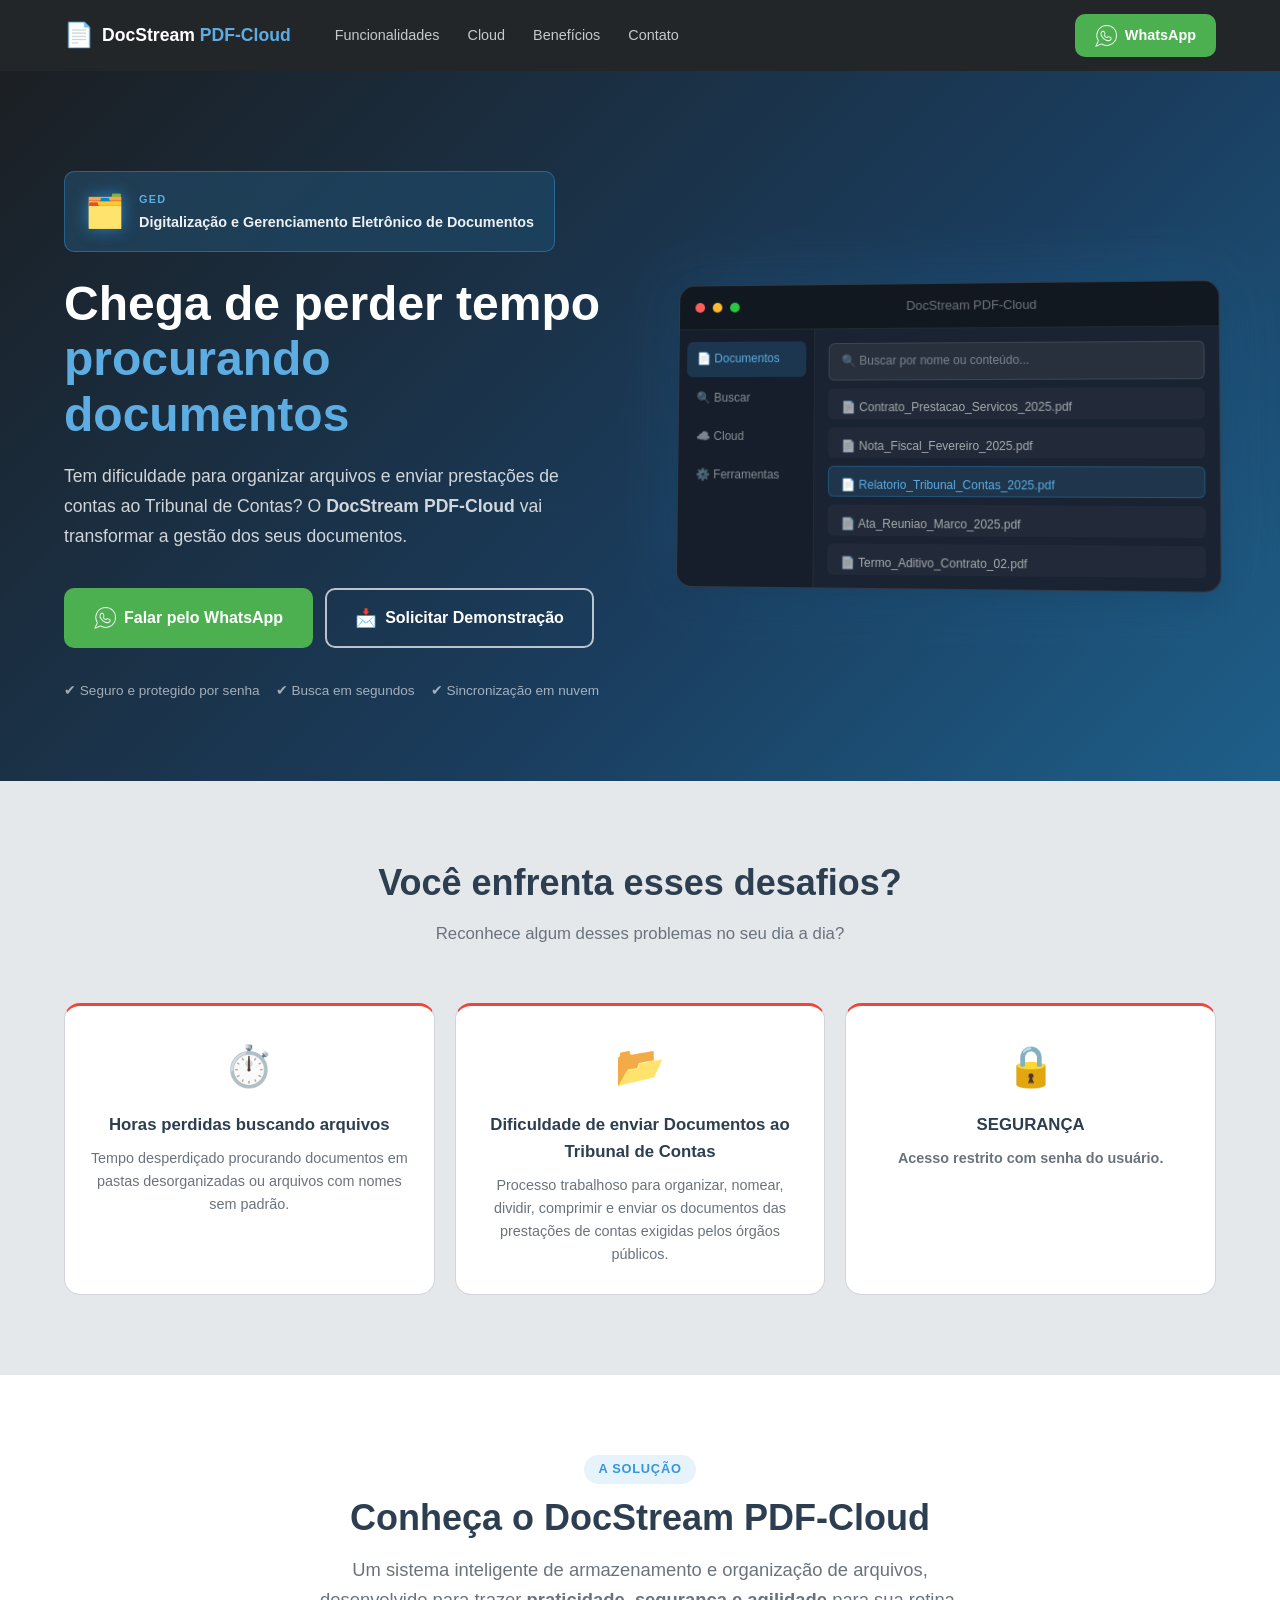
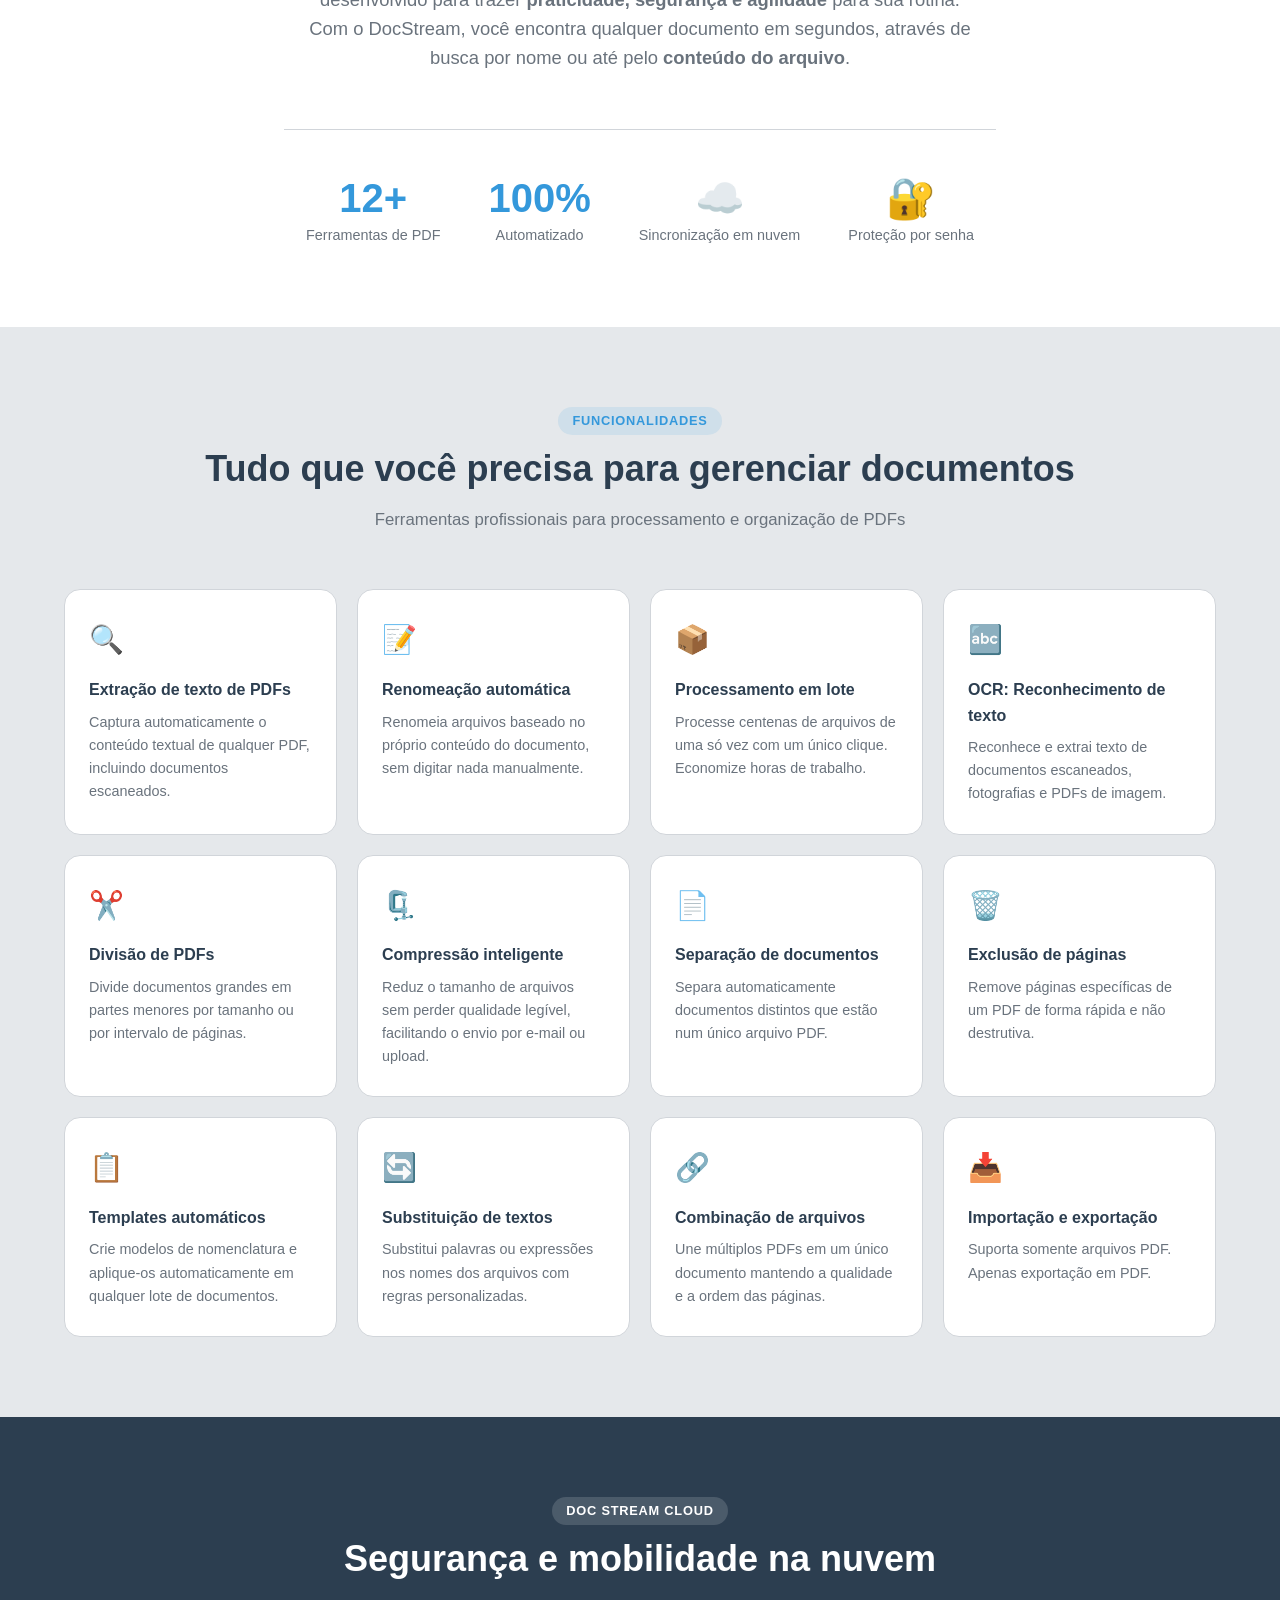
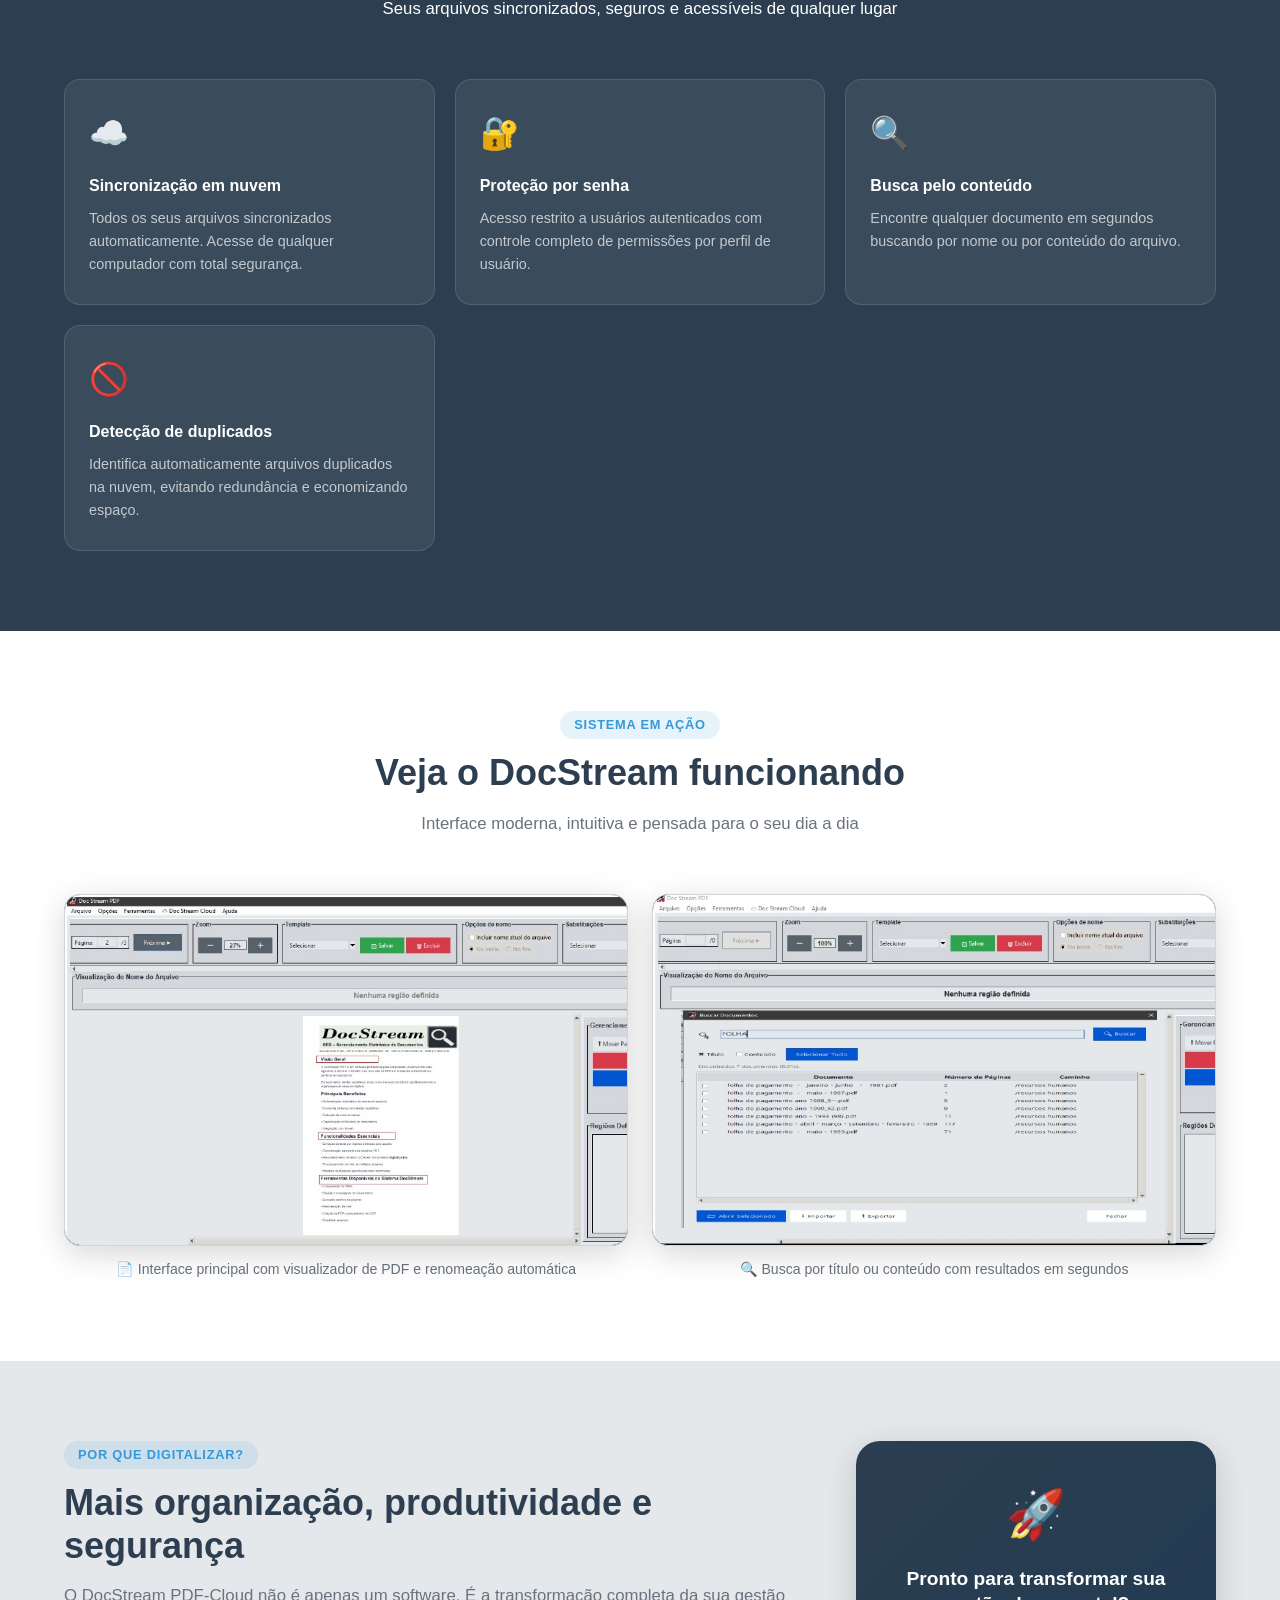
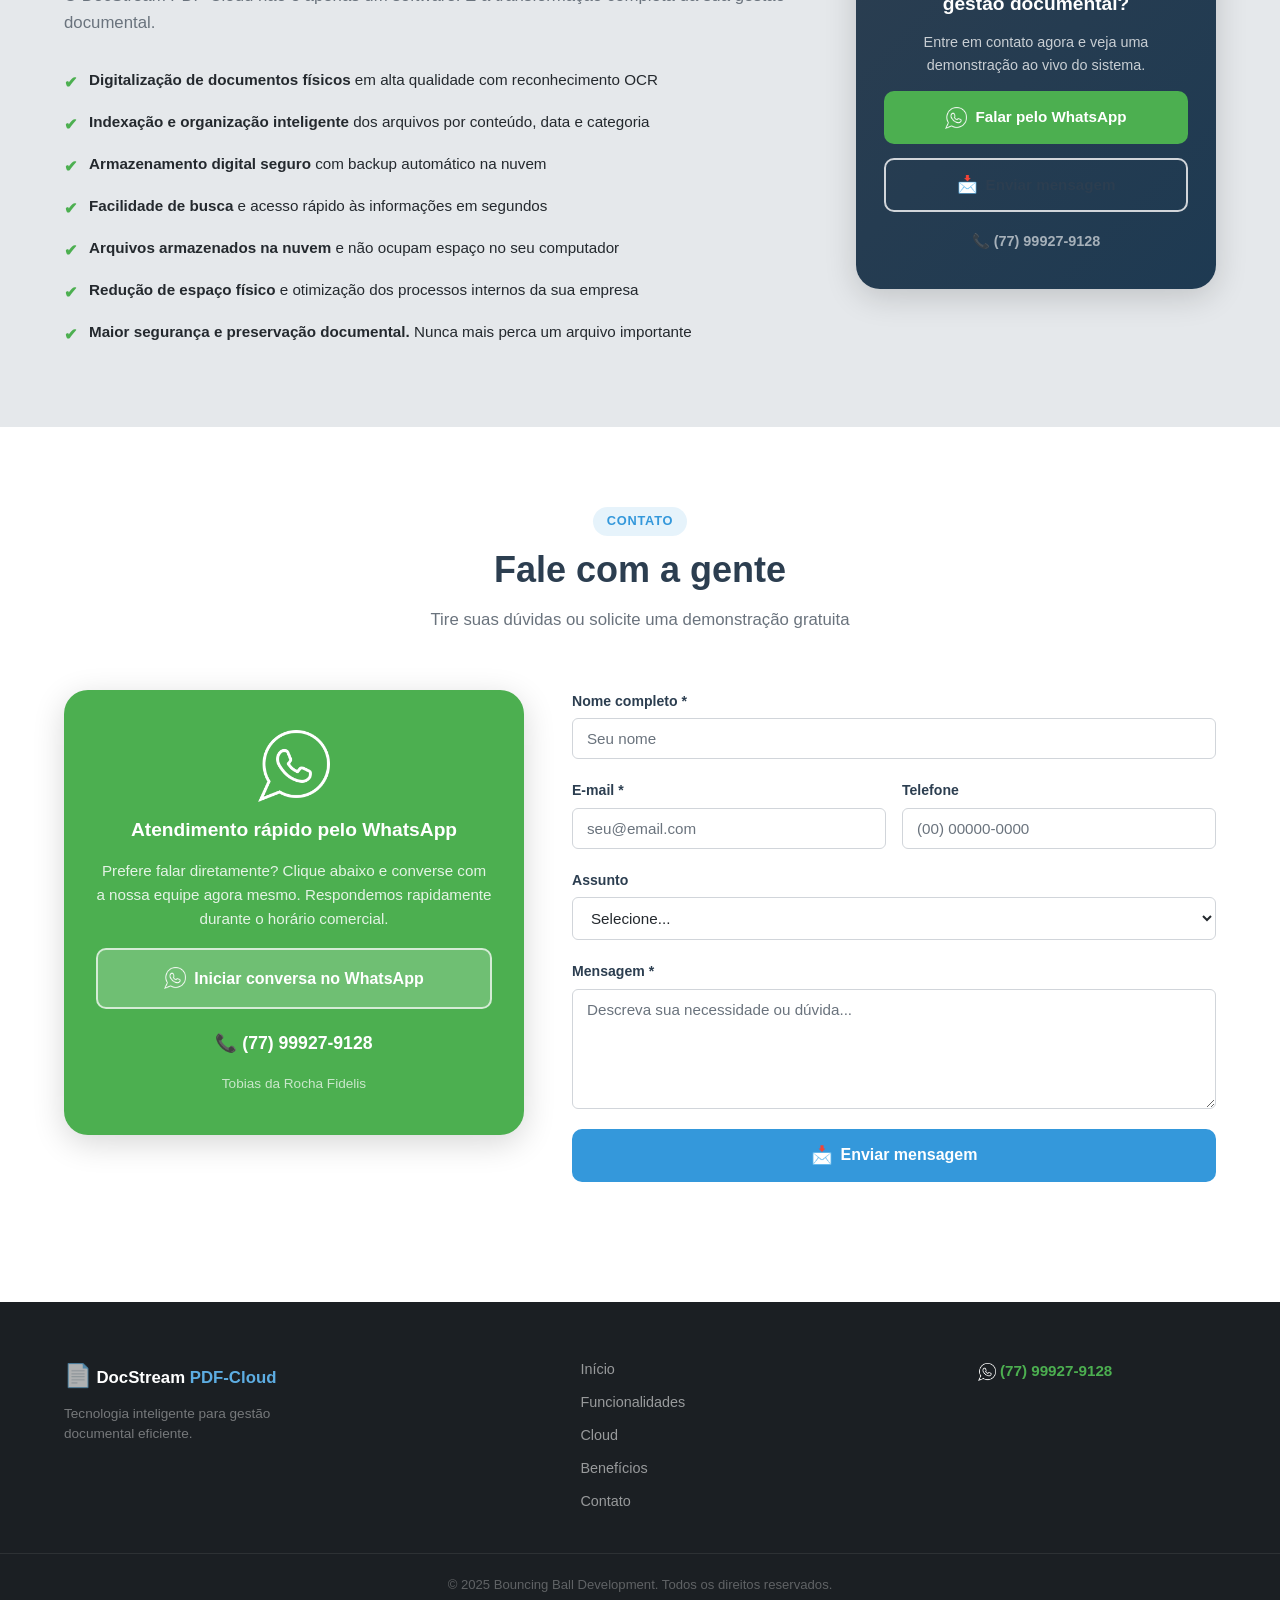
<file: index.html>
<!DOCTYPE html>
<html lang="pt-BR">
<head>
  <meta charset="UTF-8" />
  <meta name="viewport" content="width=device-width, initial-scale=1.0" />
  <meta name="description" content="DocStream PDF-Cloud — Sistema inteligente de armazenamento, organização e busca de documentos PDF. Renomeação automática, OCR, compressão, sincronização em nuvem e muito mais." />
  <title>DocStream PDF-Cloud | Gestão Documental Inteligente</title>
  <link rel="icon" type="image/x-icon" href="assets/ds_ico.ico" />

  <!-- Open Graph — controls the preview when sharing on WhatsApp, Facebook, etc. -->
  <meta property="og:type"        content="website" />
  <meta property="og:url"         content="https://bouncingballentertainment.github.io/docstream-website/" />
  <meta property="og:title"       content="DocStream PDF-Cloud | Gestão Documental Inteligente" />
  <meta property="og:description" content="Chega de perder tempo procurando documentos. Organize, renomeie, comprima e envie PDFs ao Tribunal de Contas com facilidade." />
  <meta property="og:image"       content="https://bouncingballentertainment.github.io/docstream-website/assets/og-preview.png" />
  <meta property="og:image:type"   content="image/png" />
  <meta property="og:image:width"  content="1200" />
  <meta property="og:image:height" content="630" />
  <meta property="og:image:alt"   content="DocStream PDF-Cloud. Digitalizacao e Gerenciamento Eletronico de Documentos" />
  <meta property="og:locale"      content="pt_BR" />
  <!-- WhatsApp / Twitter Card fallback -->
  <meta name="twitter:card"        content="summary_large_image" />
  <meta name="twitter:title"       content="DocStream PDF-Cloud | Gestão Documental Inteligente" />
  <meta name="twitter:description" content="Chega de perder tempo procurando documentos. Organize, renomeie, comprima e envie PDFs ao Tribunal de Contas com facilidade." />
  <meta name="twitter:image"       content="https://bouncingballentertainment.github.io/docstream-website/assets/og-preview.png" />
  <link rel="stylesheet" href="style.css" />
</head>
<body>

  <!-- ===================== NAVBAR ===================== -->
  <header class="navbar" id="navbar">
    <div class="container navbar__inner">
      <a href="#hero" class="navbar__logo">
        <span class="logo-icon">📄</span>
        <span class="logo-text">DocStream <span class="logo-accent">PDF-Cloud</span></span>
      </a>

      <nav class="navbar__nav" id="nav-menu">
        <a href="#features" class="nav-link">Funcionalidades</a>
        <a href="#cloud" class="nav-link">Cloud</a>
        <a href="#benefits" class="nav-link">Benefícios</a>
        <a href="#contact" class="nav-link">Contato</a>
      </nav>

      <a href="https://wa.me/5577999279128" target="_blank" rel="noopener" class="btn btn--whatsapp navbar__cta">
        <img src="assets/wahtsapp.png" class="btn-icon btn-icon--img" alt="WhatsApp" /> WhatsApp
      </a>

      <button class="hamburger" id="hamburger" aria-label="Menu" aria-expanded="false">
        <span></span><span></span><span></span>
      </button>
    </div>
  </header>

  <main>

    <!-- ===================== HERO ===================== -->
    <section class="hero" id="hero">
      <div class="container hero__inner">
        <div class="hero__content">
          <div class="hero__ged-label">
            <span class="hero__ged-icon">🗂️</span>
            <div class="hero__ged-text">
              <span class="hero__ged-tag">GED</span>
              <span class="hero__ged-title">Digitalização e Gerenciamento Eletrônico de Documentos</span>
            </div>
          </div>
          <h1 class="hero__title">
            Chega de perder tempo<br />
            <span class="hero__highlight">procurando documentos</span>
          </h1>
          <p class="hero__subtitle">
            Tem dificuldade para organizar arquivos e enviar prestações de contas ao Tribunal de Contas?
            O <strong>DocStream PDF-Cloud</strong> vai transformar a gestão dos seus documentos.
          </p>
          <div class="hero__actions">
            <a href="https://wa.me/5577999279128" target="_blank" rel="noopener" class="btn btn--whatsapp btn--lg">
              <img src="assets/wahtsapp.png" class="btn-icon btn-icon--img" alt="WhatsApp" /> Falar pelo WhatsApp
            </a>
            <a href="#contact" class="btn btn--outline btn--lg">
              <span class="btn-icon">📩</span> Solicitar Demonstração
            </a>
          </div>
          <div class="hero__trust">
            <span>✔ Seguro e protegido por senha</span>
            <span>✔ Busca em segundos</span>
            <span>✔ Sincronização em nuvem</span>
          </div>
        </div>
        <div class="hero__mockup" aria-hidden="true">
          <div class="mockup-window">
            <div class="mockup-bar">
              <span class="dot dot--red"></span>
              <span class="dot dot--yellow"></span>
              <span class="dot dot--green"></span>
              <span class="mockup-title-bar">DocStream PDF-Cloud</span>
            </div>
            <div class="mockup-body">
              <div class="mockup-sidebar">
                <div class="mockup-item active">📄 Documentos</div>
                <div class="mockup-item">🔍 Buscar</div>
                <div class="mockup-item">☁️ Cloud</div>
                <div class="mockup-item">⚙️ Ferramentas</div>
              </div>
              <div class="mockup-main">
                <div class="mockup-search-bar">🔍 Buscar por nome ou conteúdo...</div>
                <div class="mockup-file">📄 Contrato_Prestacao_Servicos_2025.pdf</div>
                <div class="mockup-file">📄 Nota_Fiscal_Fevereiro_2025.pdf</div>
                <div class="mockup-file active">📄 Relatorio_Tribunal_Contas_2025.pdf</div>
                <div class="mockup-file">📄 Ata_Reuniao_Marco_2025.pdf</div>
                <div class="mockup-file">📄 Termo_Aditivo_Contrato_02.pdf</div>
              </div>
            </div>
          </div>
        </div>
      </div>
    </section>

    <!-- ===================== PROBLEM ===================== -->
    <section class="section section--bg" id="problem">
      <div class="container">
        <div class="section-header">
          <h2 class="section-title">Você enfrenta esses desafios?</h2>
          <p class="section-subtitle">Reconhece algum desses problemas no seu dia a dia?</p>
        </div>
        <div class="cards-grid cards-grid--3">
          <div class="card card--problem">
            <div class="card__icon">⏱️</div>
            <h3 class="card__title">Horas perdidas buscando arquivos</h3>
            <p class="card__text">Tempo desperdiçado procurando documentos em pastas desorganizadas ou arquivos com nomes sem padrão.</p>
          </div>
          <div class="card card--problem">
            <div class="card__icon">📂</div>
            <h3 class="card__title">Dificuldade de enviar Documentos ao Tribunal de Contas</h3>
            <p class="card__text">Processo trabalhoso para organizar, nomear, dividir, comprimir e enviar os documentos das prestações de contas exigidas pelos órgãos públicos.</p>
          </div>
          <div class="card card--problem">
            <div class="card__icon">🔒</div>
            <h3 class="card__title">SEGURANÇA</h3>
            <p class="card__text"><strong>Acesso restrito com senha do usuário.</strong></p>
          </div>
        </div>
      </div>
    </section>

    <!-- ===================== SOLUTION INTRO ===================== -->
    <section class="section section--white" id="solution">
      <div class="container container--narrow text-center">
        <div class="section-header">
          <div class="tag">A solução</div>
          <h2 class="section-title">Conheça o DocStream PDF-Cloud</h2>
          <p class="section-subtitle section-subtitle--lg">
            Um sistema inteligente de armazenamento e organização de arquivos, desenvolvido para trazer
            <strong>praticidade, segurança e agilidade</strong> para sua rotina.
            Com o DocStream, você encontra qualquer documento em segundos, através de busca por nome
            ou até pelo <strong>conteúdo do arquivo</strong>.
          </p>
        </div>
        <div class="solution-stats">
          <div class="stat">
            <div class="stat__number">12+</div>
            <div class="stat__label">Ferramentas de PDF</div>
          </div>
          <div class="stat">
            <div class="stat__number">100%</div>
            <div class="stat__label">Automatizado</div>
          </div>
          <div class="stat">
            <div class="stat__number">☁️</div>
            <div class="stat__label">Sincronização em nuvem</div>
          </div>
          <div class="stat">
            <div class="stat__number">🔐</div>
            <div class="stat__label">Proteção por senha</div>
          </div>
        </div>
      </div>
    </section>

    <!-- ===================== FEATURES ===================== -->
    <section class="section section--bg" id="features">
      <div class="container">
        <div class="section-header">
          <div class="tag">Funcionalidades</div>
          <h2 class="section-title">Tudo que você precisa para gerenciar documentos</h2>
          <p class="section-subtitle">Ferramentas profissionais para processamento e organização de PDFs</p>
        </div>
        <div class="cards-grid cards-grid--4">

          <div class="card card--feature">
            <div class="card__icon">🔍</div>
            <h3 class="card__title">Extração de texto de PDFs</h3>
            <p class="card__text">Captura automaticamente o conteúdo textual de qualquer PDF, incluindo documentos escaneados.</p>
          </div>

          <div class="card card--feature">
            <div class="card__icon">📝</div>
            <h3 class="card__title">Renomeação automática</h3>
            <p class="card__text">Renomeia arquivos baseado no próprio conteúdo do documento, sem digitar nada manualmente.</p>
          </div>

          <div class="card card--feature">
            <div class="card__icon">📦</div>
            <h3 class="card__title">Processamento em lote</h3>
            <p class="card__text">Processe centenas de arquivos de uma só vez com um único clique. Economize horas de trabalho.</p>
          </div>

          <div class="card card--feature">
            <div class="card__icon">🔤</div>
            <h3 class="card__title">OCR: Reconhecimento de texto</h3>
            <p class="card__text">Reconhece e extrai texto de documentos escaneados, fotografias e PDFs de imagem.</p>
          </div>

          <div class="card card--feature">
            <div class="card__icon">✂️</div>
            <h3 class="card__title">Divisão de PDFs</h3>
            <p class="card__text">Divide documentos grandes em partes menores por tamanho ou por intervalo de páginas.</p>
          </div>

          <div class="card card--feature">
            <div class="card__icon">🗜️</div>
            <h3 class="card__title">Compressão inteligente</h3>
            <p class="card__text">Reduz o tamanho de arquivos sem perder qualidade legível, facilitando o envio por e-mail ou upload.</p>
          </div>

          <div class="card card--feature">
            <div class="card__icon">📄</div>
            <h3 class="card__title">Separação de documentos</h3>
            <p class="card__text">Separa automaticamente documentos distintos que estão num único arquivo PDF.</p>
          </div>

          <div class="card card--feature">
            <div class="card__icon">🗑️</div>
            <h3 class="card__title">Exclusão de páginas</h3>
            <p class="card__text">Remove páginas específicas de um PDF de forma rápida e não destrutiva.</p>
          </div>

          <div class="card card--feature">
            <div class="card__icon">📋</div>
            <h3 class="card__title">Templates automáticos</h3>
            <p class="card__text">Crie modelos de nomenclatura e aplique-os automaticamente em qualquer lote de documentos.</p>
          </div>

          <div class="card card--feature">
            <div class="card__icon">🔄</div>
            <h3 class="card__title">Substituição de textos</h3>
            <p class="card__text">Substitui palavras ou expressões nos nomes dos arquivos com regras personalizadas.</p>
          </div>

          <div class="card card--feature">
            <div class="card__icon">🔗</div>
            <h3 class="card__title">Combinação de arquivos</h3>
            <p class="card__text">Une múltiplos PDFs em um único documento mantendo a qualidade e a ordem das páginas.</p>
          </div>

          <div class="card card--feature">
            <div class="card__icon">📥</div>
            <h3 class="card__title">Importação e exportação</h3>
            <p class="card__text">Suporta somente arquivos PDF. Apenas exportação em PDF.</p>
          </div>

        </div>
      </div>
    </section>

    <!-- ===================== CLOUD ===================== -->
    <section class="section section--dark" id="cloud">
      <div class="container">
        <div class="section-header section-header--light">
          <div class="tag tag--light">Doc Stream Cloud</div>
          <h2 class="section-title">Segurança e mobilidade na nuvem</h2>
          <p class="section-subtitle">Seus arquivos sincronizados, seguros e acessíveis de qualquer lugar</p>
        </div>
        <div class="cards-grid cards-grid--3">

          <div class="card card--cloud">
            <div class="card__icon">☁️</div>
            <h3 class="card__title">Sincronização em nuvem</h3>
            <p class="card__text">Todos os seus arquivos sincronizados automaticamente. Acesse de qualquer computador com total segurança.</p>
          </div>

          <div class="card card--cloud">
            <div class="card__icon">🔐</div>
            <h3 class="card__title">Proteção por senha</h3>
            <p class="card__text">Acesso restrito a usuários autenticados com controle completo de permissões por perfil de usuário.</p>
          </div>

          <div class="card card--cloud">
            <div class="card__icon">🔍</div>
            <h3 class="card__title">Busca pelo conteúdo</h3>
            <p class="card__text">Encontre qualquer documento em segundos buscando por nome ou por conteúdo do arquivo.</p>
          </div>

          <div class="card card--cloud">
            <div class="card__icon">🚫</div>
            <h3 class="card__title">Detecção de duplicados</h3>
            <p class="card__text">Identifica automaticamente arquivos duplicados na nuvem, evitando redundância e economizando espaço.</p>
          </div>

        </div>
      </div>
    </section>

    <!-- ===================== SCREENSHOTS (placeholder) ===================== -->
    <section class="section section--white" id="demo">
      <div class="container">
        <div class="section-header">
          <div class="tag">Sistema em ação</div>
          <h2 class="section-title">Veja o DocStream funcionando</h2>
          <p class="section-subtitle">Interface moderna, intuitiva e pensada para o seu dia a dia</p>
        </div>
        <div class="screenshots-grid screenshots-grid--2">
          <div class="screenshot-item">
            <div class="screenshot-real">
              <img
                src="assets/main.png"
                alt="Interface principal do DocStream PDF-Cloud"
                loading="lazy"
              />
            </div>
            <p class="screenshot-caption">📄 Interface principal com visualizador de PDF e renomeação automática</p>
          </div>
          <div class="screenshot-item">
            <div class="screenshot-real">
              <img
                src="assets/busca.png"
                alt="Busca de documentos no DocStream PDF-Cloud"
                loading="lazy"
              />
            </div>
            <p class="screenshot-caption">🔍 Busca por título ou conteúdo com resultados em segundos</p>
          </div>
        </div>
      </div>
    </section>

    <!-- ===================== BENEFITS ===================== -->
    <section class="section section--bg" id="benefits">
      <div class="container">
        <div class="benefits-inner">
          <div class="benefits-text">
            <div class="tag">Por que digitalizar?</div>
            <h2 class="section-title">Mais organização, produtividade e segurança</h2>
            <p class="benefits-intro">
              O DocStream PDF-Cloud não é apenas um software. É a transformação completa da sua gestão documental.
            </p>
            <ul class="benefits-list">
              <li>
                <span class="benefit-check">✔</span>
                <div>
                  <strong>Digitalização de documentos físicos</strong> em alta qualidade com reconhecimento OCR
                </div>
              </li>
              <li>
                <span class="benefit-check">✔</span>
                <div>
                  <strong>Indexação e organização inteligente</strong> dos arquivos por conteúdo, data e categoria
                </div>
              </li>
              <li>
                <span class="benefit-check">✔</span>
                <div>
                  <strong>Armazenamento digital seguro</strong> com backup automático na nuvem
                </div>
              </li>
              <li>
                <span class="benefit-check">✔</span>
                <div>
                  <strong>Facilidade de busca</strong> e acesso rápido às informações em segundos
                </div>
              </li>
              <li>
                <span class="benefit-check">✔</span>
                <div>
                  <strong>Arquivos armazenados na nuvem</strong> e não ocupam espaço no seu computador
                </div>
              </li>
              <li>
                <span class="benefit-check">✔</span>
                <div>
                  <strong>Redução de espaço físico</strong> e otimização dos processos internos da sua empresa
                </div>
              </li>
              <li>
                <span class="benefit-check">✔</span>
                <div>
                  <strong>Maior segurança e preservação documental.</strong> Nunca mais perca um arquivo importante
                </div>
              </li>
            </ul>
          </div>
          <div class="benefits-cta-box">
            <div class="cta-box">
              <div class="cta-box__icon">🚀</div>
              <h3 class="cta-box__title">Pronto para transformar sua gestão documental?</h3>
              <p class="cta-box__text">Entre em contato agora e veja uma demonstração ao vivo do sistema.</p>
              <a href="https://wa.me/5577999279128" target="_blank" rel="noopener" class="btn btn--whatsapp btn--full">
                <img src="assets/wahtsapp.png" class="btn-icon btn-icon--img" alt="WhatsApp" /> Falar pelo WhatsApp
              </a>
              <a href="#contact" class="btn btn--outline-dark btn--full">
                <span class="btn-icon">📩</span> Enviar mensagem
              </a>
              <div class="cta-box__phone">
                📞 <strong>(77) 99927-9128</strong>
              </div>
            </div>
          </div>
        </div>
      </div>
    </section>

    <!-- ===================== CONTACT ===================== -->
    <section class="section section--white" id="contact">
      <div class="container">
        <div class="section-header">
          <div class="tag">Contato</div>
          <h2 class="section-title">Fale com a gente</h2>
          <p class="section-subtitle">Tire suas dúvidas ou solicite uma demonstração gratuita</p>
        </div>
        <div class="contact-grid">

          <!-- WhatsApp Card -->
          <div class="contact-whatsapp">
            <div class="whatsapp-card">
              <div class="whatsapp-card__icon"><img src="assets/wahtsapp.png" alt="WhatsApp" /></div>
              <h3 class="whatsapp-card__title">Atendimento rápido pelo WhatsApp</h3>
              <p class="whatsapp-card__text">
                Prefere falar diretamente? Clique abaixo e converse com a nossa equipe agora mesmo.
                Respondemos rapidamente durante o horário comercial.
              </p>
              <a href="https://wa.me/5577999279128" target="_blank" rel="noopener" class="btn btn--whatsapp btn--full btn--xl">
                <img src="assets/wahtsapp.png" class="btn-icon btn-icon--img" alt="WhatsApp" /> Iniciar conversa no WhatsApp
              </a>
              <div class="whatsapp-card__number">📞 (77) 99927-9128</div>
              <div class="whatsapp-card__company">Tobias da Rocha Fidelis</div>
            </div>
          </div>

          <!-- Contact Form -->
          <div class="contact-form-wrapper">
            <form
              class="contact-form"
              id="contact-form"
              action="https://formspree.io/f/xaqkzvaa"
              method="POST"
            >
              <div class="form-group">
                <label for="name" class="form-label">Nome completo *</label>
                <input
                  type="text" id="name" name="name"
                  class="form-control" placeholder="Seu nome"
                  required autocomplete="name"
                />
              </div>
              <div class="form-row">
                <div class="form-group">
                  <label for="email" class="form-label">E-mail *</label>
                  <input
                    type="email" id="email" name="email"
                    class="form-control" placeholder="seu@email.com"
                    required autocomplete="email"
                  />
                </div>
                <div class="form-group">
                  <label for="phone" class="form-label">Telefone</label>
                  <input
                    type="tel" id="phone" name="phone"
                    class="form-control" placeholder="(00) 00000-0000"
                    autocomplete="tel"
                  />
                </div>
              </div>
              <div class="form-group">
                <label for="subject" class="form-label">Assunto</label>
                <select id="subject" name="subject" class="form-control">
                  <option value="">Selecione...</option>
                  <option value="demonstracao">Solicitar demonstração gratuita</option>
                  <option value="preco">Informações sobre preço</option>
                  <option value="suporte">Suporte técnico</option>
                  <option value="outro">Outro</option>
                </select>
              </div>
              <div class="form-group">
                <label for="message" class="form-label">Mensagem *</label>
                <textarea
                  id="message" name="message"
                  class="form-control form-control--textarea"
                  placeholder="Descreva sua necessidade ou dúvida..."
                  rows="4" required
                ></textarea>
              </div>
              <button type="submit" class="btn btn--primary btn--full btn--lg" id="submit-btn">
                <span class="btn-icon">📩</span>
                <span class="btn-text">Enviar mensagem</span>
              </button>
              <div class="form-status" id="form-status" aria-live="polite"></div>
            </form>
          </div>

        </div>
      </div>
    </section>

  </main>

  <!-- ===================== FOOTER ===================== -->
  <footer class="footer">
    <div class="container footer__inner">
      <div class="footer__brand">
        <span class="logo-icon">📄</span>
        <span class="logo-text">DocStream <span class="logo-accent">PDF-Cloud</span></span>
        <p class="footer__tagline">Tecnologia inteligente para gestão documental eficiente.</p>
      </div>
      <nav class="footer__nav">
        <a href="#hero" class="footer__link">Início</a>
        <a href="#features" class="footer__link">Funcionalidades</a>
        <a href="#cloud" class="footer__link">Cloud</a>
        <a href="#benefits" class="footer__link">Benefícios</a>
        <a href="#contact" class="footer__link">Contato</a>
      </nav>
      <div class="footer__contact">
        <a href="https://wa.me/5577999279128" target="_blank" rel="noopener" class="footer__whatsapp">
          <img src="assets/wahtsapp.png" class="footer-wa-icon" alt="WhatsApp" /> (77) 99927-9128
        </a>
      </div>
    </div>
    <div class="footer__bottom">
      <div class="container">
        <p>© 2025 Bouncing Ball Development. Todos os direitos reservados.</p>
      </div>
    </div>
  </footer>

  <script src="script.js"></script>
</body>
</html>
</file>
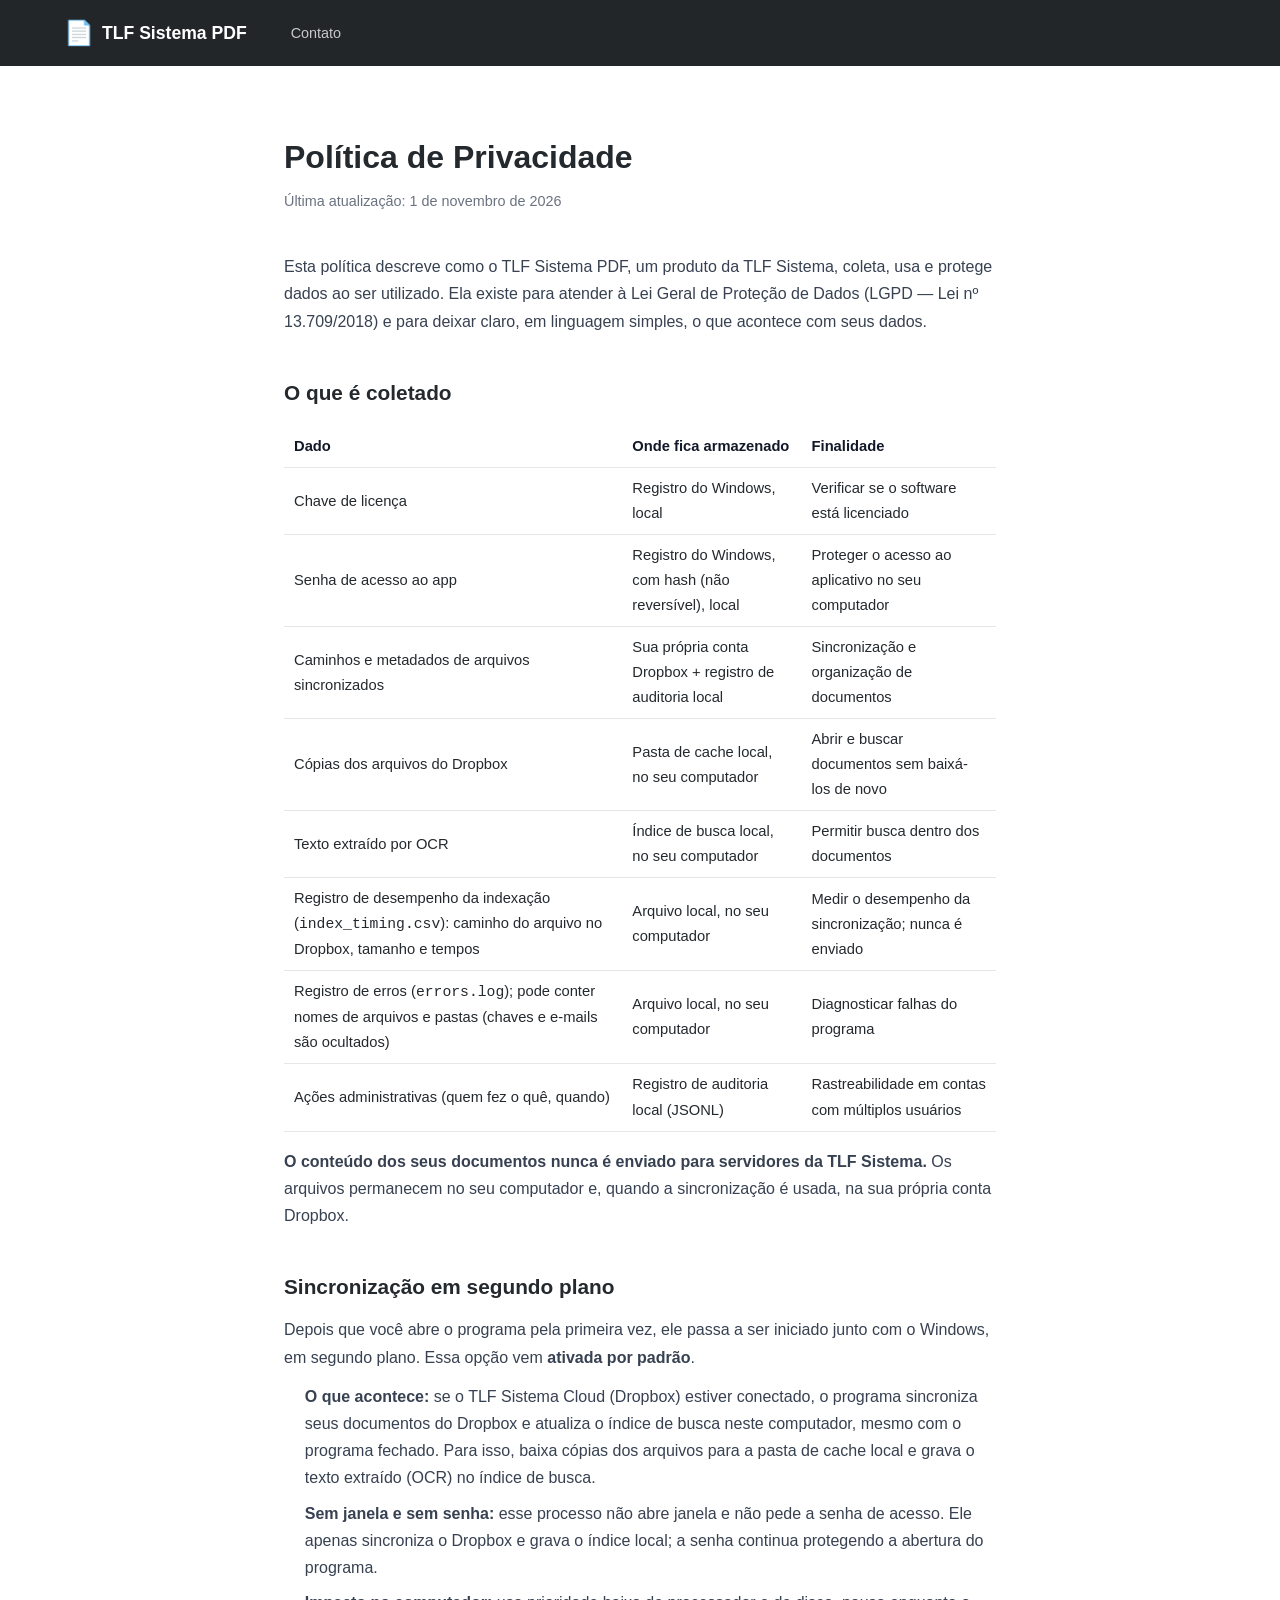
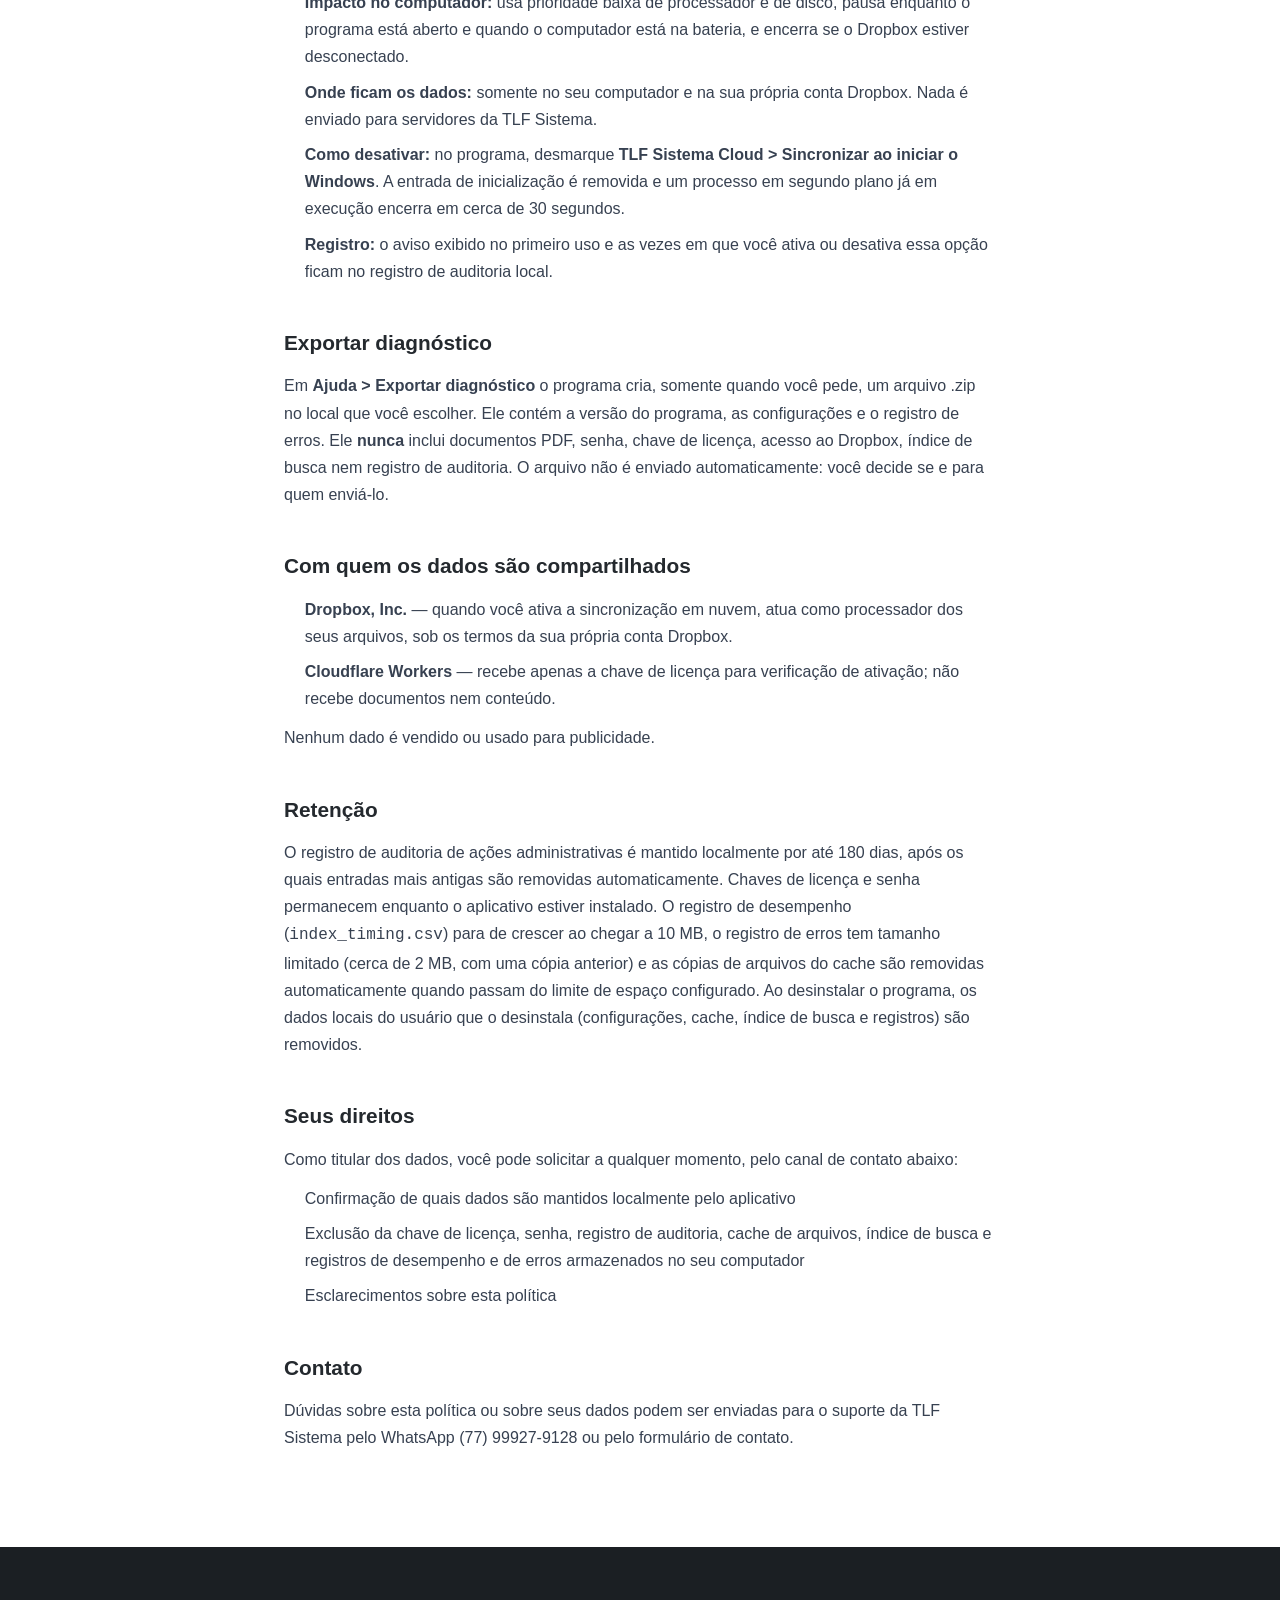
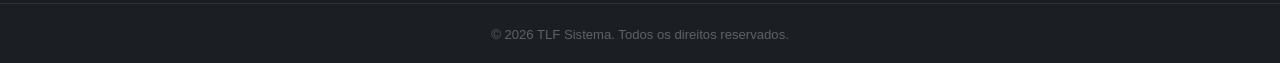
<file: privacy.html>
<!DOCTYPE html>
<html lang="pt-BR">
<head>
  <meta charset="UTF-8" />
  <meta name="viewport" content="width=device-width, initial-scale=1.0" />
  <meta name="description" content="Política de Privacidade do TLF Sistema PDF — como dados são coletados, usados e protegidos, em conformidade com a LGPD." />
  <title>Política de Privacidade | TLF Sistema PDF</title>
  <link rel="icon" type="image/x-icon" href="assets/ds_ico.ico" />
  <link rel="stylesheet" href="style.css" />
  <style>
    .policy { max-width: 760px; margin: 0 auto; padding: 64px 24px 96px; line-height: 1.7; }
    .policy h1 { margin-bottom: 4px; }
    .policy .updated { color: #6b7280; font-size: .9rem; margin-bottom: 40px; }
    .policy h2 { margin-top: 40px; margin-bottom: 12px; font-size: 1.3rem; }
    .policy p, .policy li { color: #374151; }
    .policy ul { padding-left: 1.3em; margin: 12px 0; }
    .policy li { margin-bottom: 8px; }
    .policy table { width: 100%; border-collapse: collapse; margin: 16px 0; }
    .policy th, .policy td { text-align: left; padding: 8px 10px; border-bottom: 1px solid #e5e7eb; font-size: .92rem; }
    .policy th { color: #111827; }
  </style>
</head>
<body>

  <header class="navbar" id="navbar">
    <div class="container navbar__inner">
      <a href="index.html" class="navbar__logo">
        <span class="logo-icon">📄</span>
        <span class="logo-text">TLF Sistema PDF</span>
      </a>
      <nav class="navbar__nav">
        <a href="index.html#contact" class="nav-link">Contato</a>
      </nav>
    </div>
  </header>

  <main class="policy">
    <h1>Política de Privacidade</h1>
    <p class="updated">Última atualização: 1 de novembro de 2026</p>

    <p>Esta política descreve como o TLF Sistema PDF, um produto da TLF Sistema, coleta, usa e protege dados ao ser utilizado. Ela existe para atender à Lei Geral de Proteção de Dados (LGPD — Lei nº 13.709/2018) e para deixar claro, em linguagem simples, o que acontece com seus dados.</p>

    <h2>O que é coletado</h2>
    <table>
      <tr><th>Dado</th><th>Onde fica armazenado</th><th>Finalidade</th></tr>
      <tr><td>Chave de licença</td><td>Registro do Windows, local</td><td>Verificar se o software está licenciado</td></tr>
      <tr><td>Senha de acesso ao app</td><td>Registro do Windows, com hash (não reversível), local</td><td>Proteger o acesso ao aplicativo no seu computador</td></tr>
      <tr><td>Caminhos e metadados de arquivos sincronizados</td><td>Sua própria conta Dropbox + registro de auditoria local</td><td>Sincronização e organização de documentos</td></tr>
      <tr><td>Cópias dos arquivos do Dropbox</td><td>Pasta de cache local, no seu computador</td><td>Abrir e buscar documentos sem baixá-los de novo</td></tr>
      <tr><td>Texto extraído por OCR</td><td>Índice de busca local, no seu computador</td><td>Permitir busca dentro dos documentos</td></tr>
      <tr><td>Registro de desempenho da indexação (<code>index_timing.csv</code>): caminho do arquivo no Dropbox, tamanho e tempos</td><td>Arquivo local, no seu computador</td><td>Medir o desempenho da sincronização; nunca é enviado</td></tr>
      <tr><td>Registro de erros (<code>errors.log</code>); pode conter nomes de arquivos e pastas (chaves e e-mails são ocultados)</td><td>Arquivo local, no seu computador</td><td>Diagnosticar falhas do programa</td></tr>
      <tr><td>Ações administrativas (quem fez o quê, quando)</td><td>Registro de auditoria local (JSONL)</td><td>Rastreabilidade em contas com múltiplos usuários</td></tr>
    </table>

    <p><strong>O conteúdo dos seus documentos nunca é enviado para servidores da TLF Sistema.</strong> Os arquivos permanecem no seu computador e, quando a sincronização é usada, na sua própria conta Dropbox.</p>

    <h2>Sincronização em segundo plano</h2>
    <p>Depois que você abre o programa pela primeira vez, ele passa a ser iniciado junto com o Windows, em segundo plano. Essa opção vem <strong>ativada por padrão</strong>.</p>
    <ul>
      <li><strong>O que acontece:</strong> se o TLF Sistema Cloud (Dropbox) estiver conectado, o programa sincroniza seus documentos do Dropbox e atualiza o índice de busca neste computador, mesmo com o programa fechado. Para isso, baixa cópias dos arquivos para a pasta de cache local e grava o texto extraído (OCR) no índice de busca.</li>
      <li><strong>Sem janela e sem senha:</strong> esse processo não abre janela e não pede a senha de acesso. Ele apenas sincroniza o Dropbox e grava o índice local; a senha continua protegendo a abertura do programa.</li>
      <li><strong>Impacto no computador:</strong> usa prioridade baixa de processador e de disco, pausa enquanto o programa está aberto e quando o computador está na bateria, e encerra se o Dropbox estiver desconectado.</li>
      <li><strong>Onde ficam os dados:</strong> somente no seu computador e na sua própria conta Dropbox. Nada é enviado para servidores da TLF Sistema.</li>
      <li><strong>Como desativar:</strong> no programa, desmarque <strong>TLF Sistema Cloud &gt; Sincronizar ao iniciar o Windows</strong>. A entrada de inicialização é removida e um processo em segundo plano já em execução encerra em cerca de 30 segundos.</li>
      <li><strong>Registro:</strong> o aviso exibido no primeiro uso e as vezes em que você ativa ou desativa essa opção ficam no registro de auditoria local.</li>
    </ul>

    <h2>Exportar diagnóstico</h2>
    <p>Em <strong>Ajuda &gt; Exportar diagnóstico</strong> o programa cria, somente quando você pede, um arquivo .zip no local que você escolher. Ele contém a versão do programa, as configurações e o registro de erros. Ele <strong>nunca</strong> inclui documentos PDF, senha, chave de licença, acesso ao Dropbox, índice de busca nem registro de auditoria. O arquivo não é enviado automaticamente: você decide se e para quem enviá-lo.</p>

    <h2>Com quem os dados são compartilhados</h2>
    <ul>
      <li><strong>Dropbox, Inc.</strong> — quando você ativa a sincronização em nuvem, atua como processador dos seus arquivos, sob os termos da sua própria conta Dropbox.</li>
      <li><strong>Cloudflare Workers</strong> — recebe apenas a chave de licença para verificação de ativação; não recebe documentos nem conteúdo.</li>
    </ul>
    <p>Nenhum dado é vendido ou usado para publicidade.</p>

    <h2>Retenção</h2>
    <p>O registro de auditoria de ações administrativas é mantido localmente por até 180 dias, após os quais entradas mais antigas são removidas automaticamente. Chaves de licença e senha permanecem enquanto o aplicativo estiver instalado. O registro de desempenho (<code>index_timing.csv</code>) para de crescer ao chegar a 10 MB, o registro de erros tem tamanho limitado (cerca de 2 MB, com uma cópia anterior) e as cópias de arquivos do cache são removidas automaticamente quando passam do limite de espaço configurado. Ao desinstalar o programa, os dados locais do usuário que o desinstala (configurações, cache, índice de busca e registros) são removidos.</p>

    <h2>Seus direitos</h2>
    <p>Como titular dos dados, você pode solicitar a qualquer momento, pelo canal de contato abaixo:</p>
    <ul>
      <li>Confirmação de quais dados são mantidos localmente pelo aplicativo</li>
      <li>Exclusão da chave de licença, senha, registro de auditoria, cache de arquivos, índice de busca e registros de desempenho e de erros armazenados no seu computador</li>
      <li>Esclarecimentos sobre esta política</li>
    </ul>

    <h2>Contato</h2>
    <p>Dúvidas sobre esta política ou sobre seus dados podem ser enviadas para o suporte da TLF Sistema pelo WhatsApp <a href="https://wa.me/5577999279128" target="_blank" rel="noopener">(77) 99927-9128</a> ou pelo <a href="index.html#contact">formulário de contato</a>.</p>
  </main>

  <footer class="footer">
    <div class="footer__bottom">
      <div class="container">
        <p>© 2026 TLF Sistema. Todos os direitos reservados.</p>
      </div>
    </div>
  </footer>

</body>
</html>
</file>
<file: style.css>
/* =====================================================
   DocStream PDF-Cloud — Marketing Website
   Colors match the app's ui_design_system.py palette
   ===================================================== */

/* ---- Custom Properties ---- */
:root {
  --primary:      #3498db;
  --primary-dk:   #2980b9;
  --primary-lt:   #5dade2;
  --dark:         #2c3e50;
  --darkest:      #1B1F23;
  --bg:           #E5E8EB;
  --bg-light:     #F4F5F7;
  --white:        #ffffff;
  --green:        #4CAF50;
  --green-dk:     #45a049;
  --red:          #f44336;
  --text:         #24292E;
  --text-muted:   #6A737D;
  --border:       #D1D5DA;

  --radius-sm:    6px;
  --radius-md:    10px;
  --radius-lg:    16px;
  --radius-xl:    24px;

  --shadow-sm:    0 1px 3px rgba(0,0,0,.10);
  --shadow-md:    0 4px 16px rgba(0,0,0,.12);
  --shadow-lg:    0 8px 32px rgba(0,0,0,.16);

  --transition:   0.2s ease;

  --font:         -apple-system, BlinkMacSystemFont, 'Segoe UI', Roboto,
                  'Helvetica Neue', Arial, sans-serif;
}

/* ---- Reset & Base ---- */
*, *::before, *::after { box-sizing: border-box; margin: 0; padding: 0; }

html { scroll-behavior: smooth; font-size: 16px; }

body {
  font-family: var(--font);
  color: var(--text);
  background: var(--white);
  line-height: 1.6;
  -webkit-font-smoothing: antialiased;
}

img { max-width: 100%; display: block; }

a { text-decoration: none; color: inherit; }

ul { list-style: none; }

/* ---- Layout ---- */
.container {
  max-width: 1200px;
  margin: 0 auto;
  padding: 0 24px;
}
.container--narrow { max-width: 760px; }

.text-center { text-align: center; }

/* ---- Sections ---- */
.section { padding: 80px 0; }
.section--bg    { background: var(--bg); }
.section--white { background: var(--white); }
.section--dark  { background: var(--dark); color: var(--white); }

.section-header {
  text-align: center;
  margin-bottom: 56px;
}
.section-header--light .section-title,
.section-header--light .section-subtitle { color: var(--white); }

.section-title {
  font-size: clamp(1.75rem, 3vw, 2.25rem);
  font-weight: 700;
  color: var(--dark);
  line-height: 1.2;
  margin-bottom: 16px;
}
.section-subtitle {
  font-size: 1.05rem;
  color: var(--text-muted);
  max-width: 600px;
  margin: 0 auto;
}
.section-subtitle--lg { font-size: 1.15rem; max-width: 680px; }

.tag {
  display: inline-block;
  background: rgba(52,152,219,.12);
  color: var(--primary);
  font-size: 0.8rem;
  font-weight: 600;
  letter-spacing: .06em;
  text-transform: uppercase;
  padding: 4px 14px;
  border-radius: 100px;
  margin-bottom: 12px;
}
.tag--light {
  background: rgba(255,255,255,.15);
  color: var(--white);
}

/* ---- Buttons ---- */
.btn {
  display: inline-flex;
  align-items: center;
  gap: 8px;
  padding: 12px 24px;
  border-radius: var(--radius-md);
  font-family: var(--font);
  font-size: 0.95rem;
  font-weight: 600;
  cursor: pointer;
  border: 2px solid transparent;
  transition: background var(--transition), border-color var(--transition),
              transform var(--transition), box-shadow var(--transition);
  white-space: nowrap;
}
.btn:hover { transform: translateY(-1px); box-shadow: var(--shadow-md); }
.btn:active { transform: translateY(0); }

.btn--primary  { background: var(--primary); color: var(--white); }
.btn--primary:hover { background: var(--primary-dk); }

.btn--whatsapp { background: var(--green); color: var(--white); }
.btn--whatsapp:hover { background: var(--green-dk); }

.btn--outline {
  background: transparent;
  color: var(--white);
  border-color: rgba(255,255,255,.7);
}
.btn--outline:hover { background: rgba(255,255,255,.12); border-color: var(--white); }

.btn--outline-dark {
  background: transparent;
  color: var(--dark);
  border-color: var(--border);
}
.btn--outline-dark:hover { background: var(--bg); }

.btn--lg  { padding: 14px 28px; font-size: 1rem; }
.btn--xl  { padding: 16px 32px; font-size: 1.05rem; }
.btn--full { width: 100%; justify-content: center; }

.btn-icon { font-size: 1.1em; }
.btn-icon--img {
  width: 22px;
  height: 22px;
  object-fit: contain;
  display: inline-block;
  vertical-align: middle;
  flex-shrink: 0;
}
.whatsapp-card__icon img {
  width: 72px;
  height: 72px;
  object-fit: contain;
  display: block;
  margin: 0 auto;
}
.footer-wa-icon {
  width: 18px;
  height: 18px;
  object-fit: contain;
  vertical-align: middle;
  display: inline-block;
}

/* ---- Navbar ---- */
.navbar {
  position: sticky;
  top: 0;
  z-index: 100;
  background: rgba(27, 31, 35, 0.97);
  backdrop-filter: blur(8px);
  -webkit-backdrop-filter: blur(8px);
  transition: box-shadow var(--transition);
}
.navbar.scrolled { box-shadow: 0 2px 16px rgba(0,0,0,.3); }

.navbar__inner {
  display: flex;
  align-items: center;
  gap: 32px;
  padding-top: 14px;
  padding-bottom: 14px;
}

.navbar__logo {
  display: flex;
  align-items: center;
  gap: 8px;
  flex-shrink: 0;
}
.logo-icon { font-size: 1.5rem; }
.logo-text  { font-size: 1.1rem; font-weight: 700; color: var(--white); }
.logo-accent { color: var(--primary-lt); }

.navbar__nav {
  display: flex;
  align-items: center;
  gap: 4px;
  flex: 1;
}
.nav-link {
  color: rgba(255,255,255,.75);
  font-size: 0.9rem;
  font-weight: 500;
  padding: 6px 12px;
  border-radius: var(--radius-sm);
  transition: color var(--transition), background var(--transition);
}
.nav-link:hover { color: var(--white); background: rgba(255,255,255,.08); }

.navbar__cta { flex-shrink: 0; padding: 8px 18px; font-size: 0.9rem; }

/* Hamburger */
.hamburger {
  display: none;
  flex-direction: column;
  justify-content: center;
  gap: 5px;
  background: none;
  border: none;
  cursor: pointer;
  padding: 4px;
  margin-left: auto;
}
.hamburger span {
  display: block;
  width: 22px;
  height: 2px;
  background: var(--white);
  border-radius: 2px;
  transition: transform var(--transition), opacity var(--transition);
}
.hamburger.open span:nth-child(1) { transform: translateY(7px) rotate(45deg); }
.hamburger.open span:nth-child(2) { opacity: 0; }
.hamburger.open span:nth-child(3) { transform: translateY(-7px) rotate(-45deg); }

/* ---- Hero ---- */
.hero {
  background: linear-gradient(135deg, var(--darkest) 0%, #1a3d5e 60%, #1e5f8a 100%);
  color: var(--white);
  padding: 100px 0 80px;
  overflow: hidden;
}
.hero__inner {
  display: grid;
  grid-template-columns: 1fr 1fr;
  gap: 64px;
  align-items: center;
}
.hero__badge {
  display: inline-block;
  background: rgba(52,152,219,.2);
  border: 1px solid rgba(52,152,219,.4);
  color: var(--primary-lt);
  font-size: 0.8rem;
  font-weight: 600;
  padding: 5px 14px;
  border-radius: 100px;
  margin-bottom: 20px;
}
.hero__title {
  font-size: clamp(2rem, 4vw, 3rem);
  font-weight: 800;
  line-height: 1.15;
  margin-bottom: 20px;
}
.hero__highlight { color: var(--primary-lt); }
.hero__subtitle {
  font-size: 1.1rem;
  color: rgba(255,255,255,.8);
  margin-bottom: 36px;
  line-height: 1.7;
}
.hero__actions {
  display: flex;
  flex-wrap: wrap;
  gap: 12px;
  margin-bottom: 32px;
}
.hero__trust {
  display: flex;
  flex-wrap: wrap;
  gap: 16px;
  font-size: 0.85rem;
  color: rgba(255,255,255,.6);
}

/* GED Label */
.hero__ged-label {
  display: inline-flex;
  align-items: center;
  gap: 14px;
  background: linear-gradient(135deg, rgba(52,152,219,.22) 0%, rgba(30,95,138,.32) 100%);
  border: 1px solid rgba(52,152,219,.45);
  border-radius: var(--radius-md);
  padding: 14px 20px;
  margin-bottom: 24px;
  max-width: 100%;
  animation: ged-pulse 3s ease-in-out infinite;
}
@keyframes ged-pulse {
  0%, 100% { box-shadow: 0 0 16px rgba(52,152,219,.15), inset 0 1px 0 rgba(255,255,255,.06); }
  50%       { box-shadow: 0 0 36px rgba(52,152,219,.38), inset 0 1px 0 rgba(255,255,255,.06); }
}
.hero__ged-icon {
  font-size: 2rem;
  flex-shrink: 0;
  filter: drop-shadow(0 0 8px rgba(52,152,219,.7));
}
.hero__ged-text {
  display: flex;
  flex-direction: column;
  gap: 3px;
}
.hero__ged-tag {
  font-size: 0.68rem;
  font-weight: 800;
  letter-spacing: 0.12em;
  text-transform: uppercase;
  color: var(--primary-lt);
}
.hero__ged-title {
  font-size: 0.9rem;
  font-weight: 600;
  color: rgba(255,255,255,.92);
  line-height: 1.4;
}

/* Mockup Window */
.hero__mockup { perspective: 1000px; }

.mockup-window {
  background: #1a2332;
  border-radius: var(--radius-lg);
  border: 1px solid rgba(255,255,255,.1);
  box-shadow: var(--shadow-lg), 0 0 60px rgba(52,152,219,.2);
  overflow: hidden;
  transform: rotateY(-4deg) rotateX(2deg);
  transition: transform .4s ease;
}
.mockup-window:hover { transform: rotateY(0deg) rotateX(0deg); }

.mockup-bar {
  display: flex;
  align-items: center;
  gap: 8px;
  padding: 12px 16px;
  background: #111820;
  border-bottom: 1px solid rgba(255,255,255,.08);
}
.dot { width: 10px; height: 10px; border-radius: 50%; }
.dot--red    { background: #ff5f57; }
.dot--yellow { background: #febc2e; }
.dot--green  { background: #28c840; }
.mockup-title-bar {
  flex: 1;
  text-align: center;
  font-size: 0.8rem;
  color: rgba(255,255,255,.4);
}

.mockup-body {
  display: flex;
  height: 260px;
}
.mockup-sidebar {
  width: 140px;
  background: #151e2a;
  padding: 12px 8px;
  display: flex;
  flex-direction: column;
  gap: 4px;
  border-right: 1px solid rgba(255,255,255,.06);
  flex-shrink: 0;
}
.mockup-item {
  padding: 8px 10px;
  border-radius: var(--radius-sm);
  font-size: 0.75rem;
  color: rgba(255,255,255,.5);
  cursor: default;
  transition: background var(--transition);
}
.mockup-item.active { background: rgba(52,152,219,.2); color: var(--primary-lt); }

.mockup-main {
  flex: 1;
  padding: 14px;
  display: flex;
  flex-direction: column;
  gap: 8px;
  overflow: hidden;
}
.mockup-search-bar {
  background: rgba(255,255,255,.06);
  border: 1px solid rgba(255,255,255,.1);
  border-radius: var(--radius-sm);
  padding: 8px 12px;
  font-size: 0.75rem;
  color: rgba(255,255,255,.4);
}
.mockup-file {
  padding: 9px 12px;
  border-radius: var(--radius-sm);
  font-size: 0.75rem;
  color: rgba(255,255,255,.6);
  background: rgba(255,255,255,.03);
  border: 1px solid transparent;
  transition: background var(--transition);
  white-space: nowrap;
  overflow: hidden;
  text-overflow: ellipsis;
}
.mockup-file.active {
  background: rgba(52,152,219,.15);
  border-color: rgba(52,152,219,.3);
  color: var(--primary-lt);
}

/* ---- Cards Grid ---- */
.cards-grid {
  display: grid;
  gap: 20px;
}
.cards-grid--3 { grid-template-columns: repeat(3, 1fr); }
.cards-grid--4 { grid-template-columns: repeat(4, 1fr); }

/* ---- Card Base ---- */
.card {
  background: var(--white);
  border-radius: var(--radius-lg);
  padding: 28px 24px;
  border: 1px solid var(--border);
  transition: box-shadow var(--transition), transform var(--transition);
}
.card:hover { box-shadow: var(--shadow-md); transform: translateY(-3px); }
.card__icon { font-size: 2rem; margin-bottom: 14px; }
.card__title { font-size: 1rem; font-weight: 700; color: var(--dark); margin-bottom: 8px; }
.card__text  { font-size: 0.9rem; color: var(--text-muted); line-height: 1.6; }

/* Problem cards */
.card--problem {
  border-top: 3px solid var(--red);
  text-align: center;
}
.card--problem .card__icon { font-size: 2.5rem; }
.card--problem .card__title { font-size: 1.05rem; }

/* Feature cards */
.card--feature { text-align: left; }
.card--feature .card__icon { font-size: 1.75rem; }

/* Cloud cards */
.card--cloud {
  background: rgba(255,255,255,.07);
  border-color: rgba(255,255,255,.12);
  color: var(--white);
}
.card--cloud:hover { background: rgba(255,255,255,.12); box-shadow: none; }
.card--cloud .card__title { color: var(--white); }
.card--cloud .card__text  { color: rgba(255,255,255,.7); }

/* ---- Solution Stats ---- */
.solution-stats {
  display: flex;
  justify-content: center;
  gap: 48px;
  flex-wrap: wrap;
  margin-top: 48px;
  padding-top: 48px;
  border-top: 1px solid var(--border);
}
.stat { text-align: center; }
.stat__number {
  font-size: 2.5rem;
  font-weight: 800;
  color: var(--primary);
  line-height: 1;
  margin-bottom: 6px;
}
.stat__label { font-size: 0.9rem; color: var(--text-muted); font-weight: 500; }

/* ---- Screenshots ---- */
.screenshots-grid {
  display: grid;
  gap: 24px;
  align-items: start;
}
.screenshots-grid--2 {
  grid-template-columns: 1fr 1fr;
}

/* Real screenshot images */
.screenshot-real {
  border-radius: var(--radius-lg);
  overflow: hidden;
  box-shadow: var(--shadow-lg);
  border: 1px solid var(--border);
  background: var(--darkest);
  aspect-ratio: 16 / 10;
  position: relative;
  transition: box-shadow var(--transition), transform var(--transition);
}
.screenshot-real:hover {
  box-shadow: 0 12px 40px rgba(0,0,0,.2);
  transform: translateY(-4px);
}
.screenshot-real img {
  position: absolute;
  top: 0;
  left: 0;
  width: 100%;
  height: 100%;
  display: block;
  object-fit: cover;
  object-position: top left;
}

/* Placeholder (kept for fallback) */
.screenshot-placeholder {
  background: linear-gradient(135deg, var(--bg) 0%, var(--bg-light) 100%);
  border: 2px dashed var(--border);
  border-radius: var(--radius-lg);
  height: 220px;
  display: flex;
  flex-direction: column;
  align-items: center;
  justify-content: center;
  gap: 12px;
  transition: border-color var(--transition), background var(--transition);
}
.screenshot-placeholder:hover { border-color: var(--primary); background: rgba(52,152,219,.05); }
.screenshot-icon  { font-size: 2.5rem; }
.screenshot-label { font-size: 0.9rem; color: var(--text-muted); font-weight: 500; }

.screenshot-caption {
  font-size: 0.88rem;
  color: var(--text-muted);
  text-align: center;
  margin-top: 12px;
  font-weight: 500;
  display: flex;
  align-items: center;
  justify-content: center;
  gap: 6px;
}

/* ---- Benefits ---- */
.benefits-inner {
  display: grid;
  grid-template-columns: 1fr 360px;
  gap: 64px;
  align-items: start;
}
.benefits-intro {
  font-size: 1.05rem;
  color: var(--text-muted);
  margin-bottom: 32px;
  margin-top: 8px;
}
.benefits-list { display: flex; flex-direction: column; gap: 16px; }
.benefits-list li {
  display: flex;
  gap: 12px;
  align-items: flex-start;
  font-size: 0.95rem;
  line-height: 1.5;
}
.benefit-check {
  color: var(--green);
  font-weight: 700;
  font-size: 1rem;
  flex-shrink: 0;
  margin-top: 2px;
}

/* CTA Box */
.cta-box {
  background: linear-gradient(135deg, var(--dark), #1e3a52);
  color: var(--white);
  border-radius: var(--radius-xl);
  padding: 36px 28px;
  text-align: center;
  box-shadow: var(--shadow-lg);
  display: flex;
  flex-direction: column;
  gap: 14px;
}
.cta-box__icon  { font-size: 3rem; }
.cta-box__title { font-size: 1.2rem; font-weight: 700; line-height: 1.3; }
.cta-box__text  { font-size: 0.9rem; color: rgba(255,255,255,.75); }
.cta-box__phone { font-size: 0.9rem; color: rgba(255,255,255,.6); margin-top: 4px; }

/* ---- Contact ---- */
.contact-grid {
  display: grid;
  grid-template-columns: 1fr 1.4fr;
  gap: 48px;
  align-items: start;
}

.whatsapp-card {
  background: var(--green);
  color: var(--white);
  border-radius: var(--radius-xl);
  padding: 40px 32px;
  text-align: center;
  box-shadow: var(--shadow-lg);
  display: flex;
  flex-direction: column;
  align-items: center;
  gap: 16px;
  position: sticky;
  top: 90px;
}
.whatsapp-card__icon  { font-size: 3.5rem; }
.whatsapp-card__title { font-size: 1.2rem; font-weight: 700; line-height: 1.3; }
.whatsapp-card__text  { font-size: 0.95rem; color: rgba(255,255,255,.85); line-height: 1.6; }
.whatsapp-card__number {
  font-size: 1.1rem;
  font-weight: 700;
  margin-top: 4px;
}
.whatsapp-card__company { font-size: 0.85rem; color: rgba(255,255,255,.7); }

.whatsapp-card .btn--whatsapp {
  background: rgba(255,255,255,.2);
  border: 2px solid rgba(255,255,255,.7);
  color: var(--white);
  font-size: 1rem;
}
.whatsapp-card .btn--whatsapp:hover {
  background: var(--white);
  color: var(--green-dk);
}

/* Form */
.contact-form { display: flex; flex-direction: column; gap: 20px; }
.form-group   { display: flex; flex-direction: column; gap: 6px; }
.form-row {
  display: grid;
  grid-template-columns: 1fr 1fr;
  gap: 16px;
}
.form-label {
  font-size: 0.88rem;
  font-weight: 600;
  color: var(--dark);
}
.form-control {
  font-family: var(--font);
  font-size: 0.95rem;
  padding: 11px 14px;
  border: 1.5px solid var(--border);
  border-radius: var(--radius-sm);
  color: var(--text);
  background: var(--white);
  transition: border-color var(--transition), box-shadow var(--transition);
  outline: none;
  width: 100%;
}
.form-control:focus {
  border-color: var(--primary);
  box-shadow: 0 0 0 3px rgba(52,152,219,.15);
}
.form-control::placeholder { color: var(--text-muted); }
.form-control--textarea { resize: vertical; min-height: 120px; }

.form-status {
  font-size: 0.9rem;
  text-align: center;
  padding: 10px;
  border-radius: var(--radius-sm);
  min-height: 20px;
}
.form-status--success {
  background: rgba(76,175,80,.1);
  color: #2e7d32;
  border: 1px solid rgba(76,175,80,.3);
}
.form-status--error {
  background: rgba(244,67,54,.1);
  color: #c62828;
  border: 1px solid rgba(244,67,54,.3);
}

/* ---- Footer ---- */
.footer {
  background: var(--darkest);
  color: rgba(255,255,255,.65);
  padding-top: 56px;
}
.footer__inner {
  display: grid;
  grid-template-columns: 2fr 1.5fr 1fr;
  gap: 40px;
  padding-bottom: 40px;
  align-items: start;
}
.footer__brand .logo-text  { color: var(--white); font-size: 1.05rem; }
.footer__brand .logo-icon  { font-size: 1.4rem; }
.footer__tagline {
  font-size: 0.85rem;
  color: rgba(255,255,255,.4);
  margin-top: 10px;
  max-width: 240px;
  line-height: 1.5;
}
.footer__nav {
  display: flex;
  flex-direction: column;
  gap: 10px;
}
.footer__link {
  font-size: 0.9rem;
  color: rgba(255,255,255,.55);
  transition: color var(--transition);
}
.footer__link:hover { color: var(--white); }
.footer__whatsapp {
  display: inline-block;
  font-size: 0.95rem;
  font-weight: 600;
  color: var(--green);
  transition: color var(--transition);
}
.footer__whatsapp:hover { color: var(--green-dk); }

.footer__bottom {
  border-top: 1px solid rgba(255,255,255,.08);
  padding: 20px 0;
  font-size: 0.82rem;
  color: rgba(255,255,255,.3);
  text-align: center;
}

/* =====================================================
   RESPONSIVE
   ===================================================== */

/* Tablet: 768px – 1024px */
@media (max-width: 1024px) {
  .hero__inner { grid-template-columns: 1fr; gap: 48px; }
  .hero__mockup { display: none; }

  .cards-grid--4 { grid-template-columns: repeat(2, 1fr); }

  .screenshots-grid--2 { grid-template-columns: 1fr; }

  .benefits-inner { grid-template-columns: 1fr; gap: 40px; }
  .benefits-cta-box { max-width: 480px; }

  .contact-grid { grid-template-columns: 1fr; gap: 32px; }
  .whatsapp-card { position: static; }

  .footer__inner { grid-template-columns: 1fr 1fr; }
  .footer__brand { grid-column: 1 / -1; }
}

/* Mobile: < 768px */
@media (max-width: 767px) {
  .section { padding: 56px 0; }

  /* Navbar mobile */
  .hamburger { display: flex; }
  .navbar__cta { display: none; }

  .navbar__nav {
    display: none;
    flex-direction: column;
    gap: 4px;
    position: absolute;
    top: 100%;
    left: 0;
    right: 0;
    background: rgba(27,31,35,.98);
    padding: 16px 24px 20px;
    border-top: 1px solid rgba(255,255,255,.08);
    box-shadow: var(--shadow-lg);
  }
  .navbar__nav.open { display: flex; }
  .nav-link {
    padding: 10px 12px;
    font-size: 1rem;
    border-bottom: 1px solid rgba(255,255,255,.06);
  }
  .navbar__inner { position: relative; flex-wrap: wrap; }

  /* Hero */
  .hero { padding: 64px 0 56px; }
  .hero__actions { flex-direction: column; }
  .hero__actions .btn { width: 100%; justify-content: center; }
  .hero__trust { flex-direction: column; gap: 8px; }

  /* Cards */
  .cards-grid--3 { grid-template-columns: 1fr; }
  .cards-grid--4 { grid-template-columns: 1fr; }

  /* Screenshots */
  .screenshots-grid--2 { grid-template-columns: 1fr; }

  /* Solution stats */
  .solution-stats { gap: 32px; }

  /* Form */
  .form-row { grid-template-columns: 1fr; }

  /* Footer */
  .footer__inner { grid-template-columns: 1fr; gap: 28px; }
  .footer__brand { grid-column: auto; }
}

/* Very small: < 400px */
@media (max-width: 400px) {
  .container { padding: 0 16px; }
  .hero__title { font-size: 1.75rem; }
  .btn--xl { padding: 14px 20px; font-size: 1rem; }
}
</file>
